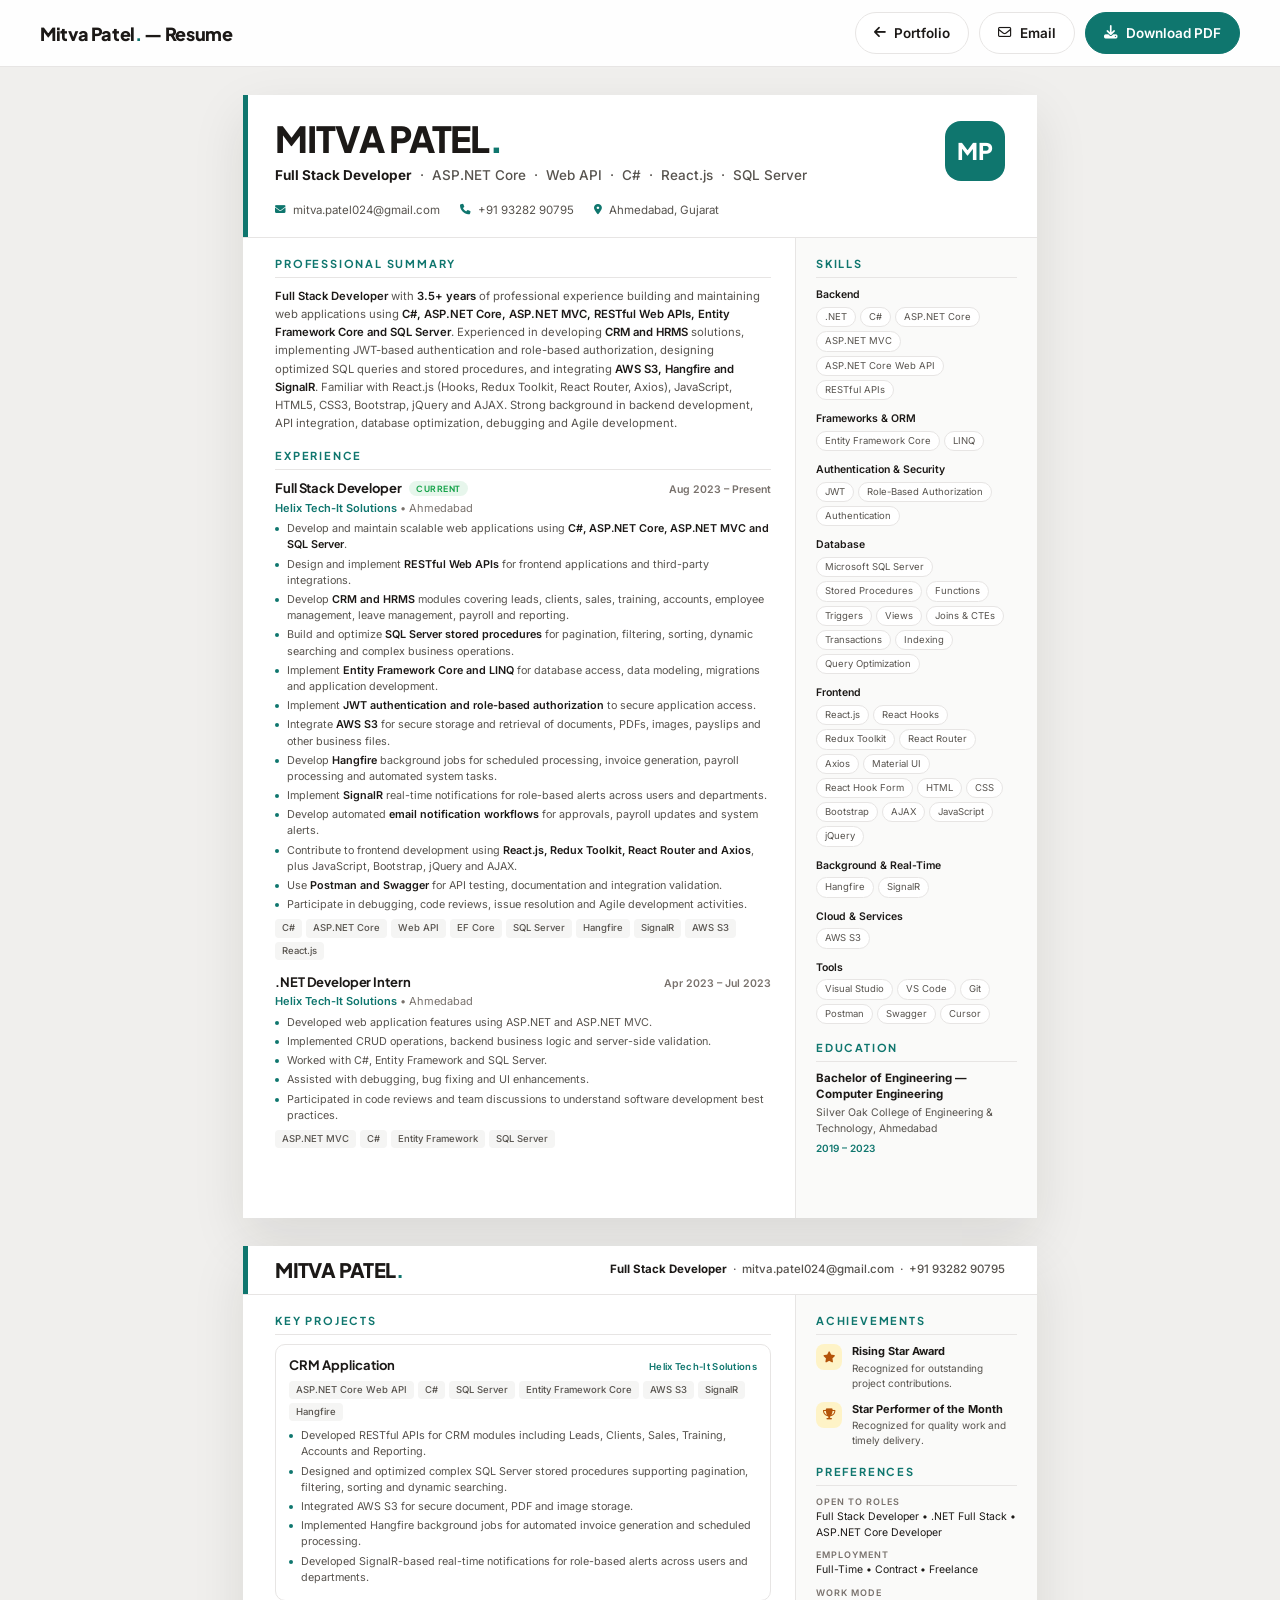
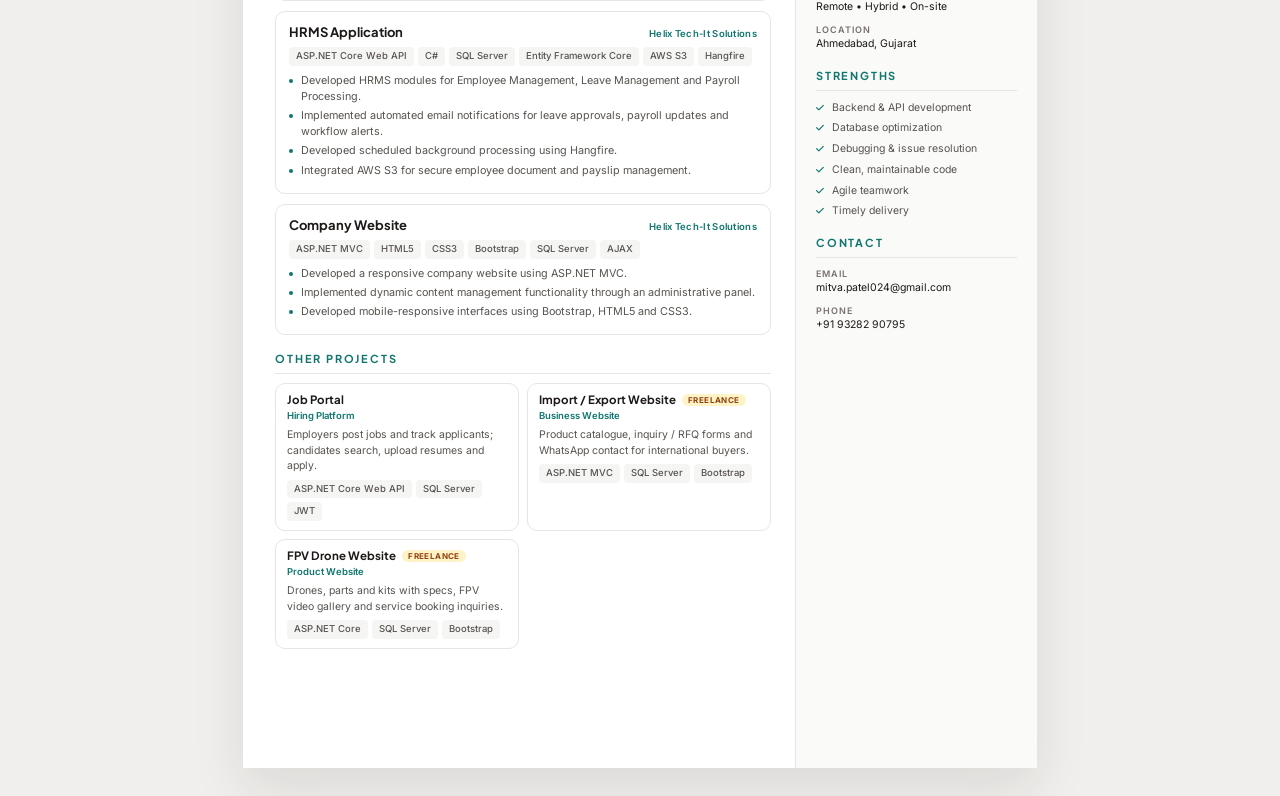
<file: resume.html>
<!DOCTYPE html>
<html lang="en">
<head>
    <meta charset="UTF-8">
    <meta name="viewport" content="width=device-width, initial-scale=1.0">
    <title>Mitva Patel — Resume | Full Stack Developer</title>
    <meta name="description" content="Resume of Mitva Patel — Full Stack Developer (C#, React.js, ASP.NET Core, Web API, EF Core, SQL Server, Hangfire, SignalR, AWS S3), Ahmedabad.">
    <link rel="icon" href="data:image/svg+xml,<svg xmlns='http://www.w3.org/2000/svg' viewBox='0 0 100 100'><rect width='100' height='100' rx='24' fill='%230f766e'/><text x='50' y='66' font-size='42' font-family='Arial' font-weight='700' text-anchor='middle' fill='%23fff'>MP</text></svg>">
    <link rel="preconnect" href="https://fonts.googleapis.com">
    <link rel="preconnect" href="https://fonts.gstatic.com" crossorigin>
    <link href="https://fonts.googleapis.com/css2?family=Plus+Jakarta+Sans:wght@600;700;800&family=Inter:wght@400;500;600;700&display=swap" rel="stylesheet">
    <link rel="stylesheet" href="https://cdnjs.cloudflare.com/ajax/libs/font-awesome/6.5.2/css/all.min.css">
    <style>
        :root {
            --accent: #0f766e;
            --accent-soft: rgba(15, 118, 110, 0.08);
            --text: #1c1917;
            --muted: #57534e;
            --dim: #78716c;
            --border: #e7e5e4;
            --side: #fafaf9;
            --green: #16a34a;
        }
        * { margin: 0; padding: 0; box-sizing: border-box; }
        body {
            font-family: "Inter", -apple-system, sans-serif; color: var(--text);
            background: #f0efed; line-height: 1.5; -webkit-font-smoothing: antialiased;
        }
        a { color: inherit; text-decoration: none; }
        h1, h2, h4 { font-family: "Plus Jakarta Sans", "Inter", sans-serif; }

        /* ---------- toolbar ---------- */
        .toolbar {
            position: sticky; top: 0; z-index: 10;
            display: flex; justify-content: space-between; align-items: center; gap: 12px; flex-wrap: wrap;
            padding: 12px clamp(16px, 4vw, 40px);
            background: rgba(255, 255, 255, 0.92); backdrop-filter: blur(10px);
            border-bottom: 1px solid var(--border);
        }
        .toolbar-title { font-family: "Plus Jakarta Sans", sans-serif; font-size: 18px; font-weight: 800; letter-spacing: -0.02em; }
        .toolbar-title span { color: var(--accent); }
        .toolbar-actions { display: flex; gap: 10px; flex-wrap: wrap; }
        .tb-btn {
            display: inline-flex; align-items: center; gap: 8px;
            padding: 10px 18px; border-radius: 999px; border: 1px solid var(--border);
            font-size: 13.5px; font-weight: 600; cursor: pointer; background: #fff; color: var(--text);
            font-family: inherit; transition: transform .2s, border-color .2s, background .2s;
        }
        .tb-btn:hover { transform: translateY(-2px); border-color: var(--dim); }
        .tb-btn.primary { border-color: var(--accent); color: #fff; background: var(--accent); }
        .tb-btn.primary:hover { background: #115e59; }

        /* ---------- page ---------- */
        .page {
            width: 210mm; height: 297mm; margin: 28px auto; overflow: hidden;
            background: #fff; box-shadow: 0 20px 50px rgba(28, 25, 23, 0.1);
            display: flex; flex-direction: column;
        }

        /* ---------- header ---------- */
        .header { padding: 26px 32px 18px; border-bottom: 1px solid var(--border); position: relative; }
        .header::before { content: ""; position: absolute; left: 0; top: 0; bottom: 0; width: 5px; background: var(--accent); }
        .head-top { display: flex; justify-content: space-between; align-items: flex-start; gap: 20px; }
        .name { font-size: 36px; font-weight: 800; letter-spacing: -0.03em; line-height: 1; }
        .name span { color: var(--accent); }
        .title { font-size: 13.5px; font-weight: 500; color: var(--muted); margin-top: 8px; }
        .title b { color: var(--text); font-weight: 700; }
        .monogram {
            width: 60px; height: 60px; flex-shrink: 0; border-radius: 16px; display: grid; place-items: center;
            font-family: "Plus Jakarta Sans", sans-serif; font-size: 23px; font-weight: 800; color: #fff; background: var(--accent);
        }
        .contact-bar { display: flex; flex-wrap: wrap; gap: 7px 20px; margin-top: 16px; }
        .contact-bar a, .contact-bar span { display: inline-flex; align-items: center; gap: 7px; font-size: 11.5px; color: var(--muted); }
        .contact-bar i { color: var(--accent); font-size: 10.5px; }

        .header.mini { padding: 14px 32px; }
        .header.mini .head-top { align-items: center; }
        .header.mini .name { font-size: 20px; }
        .header.mini .title { margin-top: 0; font-size: 11.5px; }

        /* ---------- body layout ---------- */
        .body { flex: 1; display: grid; grid-template-columns: 1fr 64mm; }
        .main { padding: 18px 24px 20px 32px; }
        .side { background: var(--side); border-left: 1px solid var(--border); padding: 18px 20px 20px; }

        .sec-title {
            font-size: 11px; font-weight: 700; letter-spacing: 1.8px; text-transform: uppercase; color: var(--accent);
            margin: 16px 0 9px; padding-bottom: 5px; border-bottom: 1px solid var(--border);
        }
        .sec-title:first-child { margin-top: 0; }

        .summary { font-size: 11.3px; color: var(--muted); line-height: 1.6; }
        .summary strong { color: var(--text); font-weight: 600; }

        /* ---------- experience ---------- */
        .job { margin-bottom: 13px; }
        .job:last-child { margin-bottom: 0; }
        .job-head { display: flex; justify-content: space-between; align-items: baseline; gap: 10px; flex-wrap: wrap; }
        .job-head h4 { font-size: 13px; font-weight: 700; letter-spacing: -0.01em; }
        .period { font-size: 10.5px; font-weight: 600; color: var(--dim); white-space: nowrap; }
        .company { font-size: 11px; color: var(--accent); font-weight: 600; margin: 1px 0 5px; }
        .company span { color: var(--dim); font-weight: 400; }
        .current { font-size: 8.5px; font-weight: 700; letter-spacing: .5px; color: var(--green); background: rgba(22, 163, 74, .1); padding: 2px 7px; border-radius: 20px; margin-left: 6px; vertical-align: middle; }
        .points { list-style: none; }
        .points li { position: relative; padding-left: 12px; font-size: 10.8px; color: var(--muted); margin-bottom: 3px; line-height: 1.5; }
        .points li::before { content: ""; position: absolute; left: 0; top: 6px; width: 4px; height: 4px; border-radius: 50%; background: var(--accent); }
        .points li b { color: var(--text); font-weight: 600; }
        .tech { display: flex; flex-wrap: wrap; gap: 4px; margin-top: 6px; }
        .tech span { font-size: 9.5px; padding: 2px 7px; border-radius: 4px; background: #f5f5f4; color: var(--muted); font-weight: 500; }

        /* ---------- projects ---------- */
        .kproject { padding: 11px 13px; border: 1px solid var(--border); border-radius: 10px; margin-bottom: 10px; }
        .kproject-head { display: flex; justify-content: space-between; align-items: baseline; gap: 10px; flex-wrap: wrap; }
        .kproject h4 { font-size: 13px; font-weight: 700; }
        .kproject small { font-size: 9.5px; color: var(--accent); font-weight: 600; letter-spacing: .3px; }
        .kproject .tech { margin: 5px 0 7px; }
        .projects { display: grid; grid-template-columns: 1fr 1fr; gap: 8px; }
        .project { padding: 9px 11px; border: 1px solid var(--border); border-radius: 10px; }
        .project h4 { font-size: 11.5px; font-weight: 700; line-height: 1.3; }
        .project small { display: block; font-size: 9.5px; color: var(--accent); font-weight: 600; margin-top: 1px; }
        .project p { font-size: 10.5px; color: var(--muted); margin: 4px 0 5px; }
        .tag-freelance { font-family: "Inter", sans-serif; font-size: 8px; font-weight: 700; letter-spacing: .4px; text-transform: uppercase; color: #92400e; background: #fef3c7; padding: 1px 6px; border-radius: 20px; margin-left: 4px; vertical-align: middle; }

        /* ---------- sidebar ---------- */
        .skill-group { margin-bottom: 11px; }
        .skill-group strong { display: block; font-size: 10.5px; font-weight: 600; margin-bottom: 4px; }
        .chips { display: flex; flex-wrap: wrap; gap: 4px; }
        .chip { font-size: 9.5px; padding: 2px 8px; border-radius: 20px; background: #fff; border: 1px solid var(--border); color: var(--muted); }

        .edu strong { display: block; font-size: 11.5px; color: var(--text); line-height: 1.35; }
        .edu span { display: block; font-size: 10.5px; color: var(--muted); margin-top: 3px; }
        .edu em { display: block; font-style: normal; font-size: 10px; color: var(--accent); font-weight: 600; margin-top: 4px; }

        .award { display: flex; gap: 10px; margin-bottom: 11px; }
        .award i { width: 26px; height: 26px; flex-shrink: 0; display: grid; place-items: center; border-radius: 8px; background: #fef3c7; color: #b45309; font-size: 11px; }
        .award strong { display: block; font-size: 11px; line-height: 1.3; }
        .award span { display: block; font-size: 10px; color: var(--muted); margin-top: 2px; }

        .pref { list-style: none; }
        .pref li { font-size: 10.5px; color: var(--text); margin-bottom: 8px; }
        .pref li b { display: block; font-size: 9px; letter-spacing: 1px; color: var(--dim); font-weight: 600; text-transform: uppercase; }

        .plain-list { list-style: none; }
        .plain-list li { position: relative; padding-left: 16px; font-size: 10.5px; color: var(--muted); margin-bottom: 5px; }
        .plain-list li i { position: absolute; left: 0; top: 3px; font-size: 9px; color: var(--accent); }

        @media (max-width: 860px) {
            .page { width: auto; height: auto; min-height: 0; margin: 16px; }
            .body { grid-template-columns: 1fr; }
            .side { border-left: none; border-top: 1px solid var(--border); }
            .projects { grid-template-columns: 1fr; }
            .name { font-size: 30px; }
        }

        @page { size: A4; margin: 0; }
        @media print {
            body { background: #fff; }
            .toolbar { display: none; }
            .page { margin: 0; box-shadow: none; width: 210mm; height: 297mm; break-after: page; }
            .page:last-child { break-after: auto; }
            .body { grid-template-columns: 1fr 64mm; }
            .projects { grid-template-columns: 1fr 1fr; }
            * { -webkit-print-color-adjust: exact; print-color-adjust: exact; }
        }
    </style>
</head>
<body>

    <div class="toolbar">
        <div class="toolbar-title">Mitva Patel<span>.</span> — Resume</div>
        <div class="toolbar-actions">
            <a href="index.html" class="tb-btn"><i class="fa-solid fa-arrow-left"></i> Portfolio</a>
            <a href="mailto:mitva.patel024@gmail.com" class="tb-btn"><i class="fa-regular fa-envelope"></i> Email</a>
            <button class="tb-btn primary" onclick="window.print()"><i class="fa-solid fa-download"></i> Download PDF</button>
        </div>
    </div>

    <!-- ================= PAGE 1 ================= -->
    <main class="page">
        <header class="header">
            <div class="head-top">
                <div>
                    <h1 class="name">MITVA PATEL<span>.</span></h1>
                    <p class="title"><b>Full Stack Developer</b> &nbsp;·&nbsp; ASP.NET Core &nbsp;·&nbsp; Web API &nbsp;·&nbsp; C# &nbsp;·&nbsp; React.js &nbsp;·&nbsp; SQL Server</p>
                </div>
                <div class="monogram">MP</div>
            </div>
            <div class="contact-bar">
                <a href="mailto:mitva.patel024@gmail.com"><i class="fa-solid fa-envelope"></i>mitva.patel024@gmail.com</a>
                <a href="tel:+919328290795"><i class="fa-solid fa-phone"></i>+91 93282 90795</a>
                <span><i class="fa-solid fa-location-dot"></i>Ahmedabad, Gujarat</span>
            </div>
        </header>

        <div class="body">
            <section class="main">
                <h2 class="sec-title">Professional Summary</h2>
                <p class="summary">
                    <strong>Full Stack Developer</strong> with <strong>3.5+ years</strong> of professional experience building and maintaining web
                    applications using <strong>C#, ASP.NET Core, ASP.NET MVC, RESTful Web APIs, Entity Framework Core and SQL Server</strong>.
                    Experienced in developing <strong>CRM and HRMS</strong> solutions, implementing JWT-based authentication and role-based
                    authorization, designing optimized SQL queries and stored procedures, and integrating <strong>AWS S3, Hangfire and
                    SignalR</strong>. Familiar with React.js (Hooks, Redux Toolkit, React Router, Axios), JavaScript, HTML5, CSS3, Bootstrap, jQuery and AJAX. Strong background in
                    backend development, API integration, database optimization, debugging and Agile development.
                </p>

                <h2 class="sec-title">Experience</h2>

                <div class="job">
                    <div class="job-head">
                        <h4>Full Stack Developer <span class="current">CURRENT</span></h4>
                        <span class="period">Aug 2023 – Present</span>
                    </div>
                    <div class="company">Helix Tech-It Solutions <span>• Ahmedabad</span></div>
                    <ul class="points">
                        <li>Develop and maintain scalable web applications using <b>C#, ASP.NET Core, ASP.NET MVC and SQL Server</b>.</li>
                        <li>Design and implement <b>RESTful Web APIs</b> for frontend applications and third-party integrations.</li>
                        <li>Develop <b>CRM and HRMS</b> modules covering leads, clients, sales, training, accounts, employee management, leave management, payroll and reporting.</li>
                        <li>Build and optimize <b>SQL Server stored procedures</b> for pagination, filtering, sorting, dynamic searching and complex business operations.</li>
                        <li>Implement <b>Entity Framework Core and LINQ</b> for database access, data modeling, migrations and application development.</li>
                        <li>Implement <b>JWT authentication and role-based authorization</b> to secure application access.</li>
                        <li>Integrate <b>AWS S3</b> for secure storage and retrieval of documents, PDFs, images, payslips and other business files.</li>
                        <li>Develop <b>Hangfire</b> background jobs for scheduled processing, invoice generation, payroll processing and automated system tasks.</li>
                        <li>Implement <b>SignalR</b> real-time notifications for role-based alerts across users and departments.</li>
                        <li>Develop automated <b>email notification workflows</b> for approvals, payroll updates and system alerts.</li>
                        <li>Contribute to frontend development using <b>React.js, Redux Toolkit, React Router and Axios</b>, plus JavaScript, Bootstrap, jQuery and AJAX.</li>
                        <li>Use <b>Postman and Swagger</b> for API testing, documentation and integration validation.</li>
                        <li>Participate in debugging, code reviews, issue resolution and Agile development activities.</li>
                    </ul>
                    <div class="tech"><span>C#</span><span>ASP.NET Core</span><span>Web API</span><span>EF Core</span><span>SQL Server</span><span>Hangfire</span><span>SignalR</span><span>AWS S3</span><span>React.js</span></div>
                </div>

                <div class="job">
                    <div class="job-head">
                        <h4>.NET Developer Intern</h4>
                        <span class="period">Apr 2023 – Jul 2023</span>
                    </div>
                    <div class="company">Helix Tech-It Solutions <span>• Ahmedabad</span></div>
                    <ul class="points">
                        <li>Developed web application features using ASP.NET and ASP.NET MVC.</li>
                        <li>Implemented CRUD operations, backend business logic and server-side validation.</li>
                        <li>Worked with C#, Entity Framework and SQL Server.</li>
                        <li>Assisted with debugging, bug fixing and UI enhancements.</li>
                        <li>Participated in code reviews and team discussions to understand software development best practices.</li>
                    </ul>
                    <div class="tech"><span>ASP.NET MVC</span><span>C#</span><span>Entity Framework</span><span>SQL Server</span></div>
                </div>
            </section>

            <aside class="side">
                <h2 class="sec-title">Skills</h2>
                <div class="skill-group">
                    <strong>Backend</strong>
                    <div class="chips">
                        <span class="chip">.NET</span><span class="chip">C#</span><span class="chip">ASP.NET Core</span><span class="chip">ASP.NET MVC</span>
                        <span class="chip">ASP.NET Core Web API</span><span class="chip">RESTful APIs</span>
                    </div>
                </div>
                <div class="skill-group">
                    <strong>Frameworks &amp; ORM</strong>
                    <div class="chips"><span class="chip">Entity Framework Core</span><span class="chip">LINQ</span></div>
                </div>
                <div class="skill-group">
                    <strong>Authentication &amp; Security</strong>
                    <div class="chips"><span class="chip">JWT</span><span class="chip">Role-Based Authorization</span><span class="chip">Authentication</span></div>
                </div>
                <div class="skill-group">
                    <strong>Database</strong>
                    <div class="chips">
                        <span class="chip">Microsoft SQL Server</span><span class="chip">Stored Procedures</span><span class="chip">Functions</span>
                        <span class="chip">Triggers</span><span class="chip">Views</span><span class="chip">Joins &amp; CTEs</span>
                        <span class="chip">Transactions</span><span class="chip">Indexing</span><span class="chip">Query Optimization</span>
                    </div>
                </div>
                <div class="skill-group">
                    <strong>Frontend</strong>
                    <div class="chips">
                        <span class="chip">React.js</span><span class="chip">React Hooks</span><span class="chip">Redux Toolkit</span>
                        <span class="chip">React Router</span><span class="chip">Axios</span><span class="chip">Material UI</span>
                        <span class="chip">React Hook Form</span><span class="chip">HTML</span><span class="chip">CSS</span><span class="chip">Bootstrap</span>
                        <span class="chip">AJAX</span><span class="chip">JavaScript</span><span class="chip">jQuery</span>
                    </div>
                </div>
                <div class="skill-group">
                    <strong>Background &amp; Real-Time</strong>
                    <div class="chips"><span class="chip">Hangfire</span><span class="chip">SignalR</span></div>
                </div>
                <div class="skill-group">
                    <strong>Cloud &amp; Services</strong>
                    <div class="chips"><span class="chip">AWS S3</span></div>
                </div>
                <div class="skill-group">
                    <strong>Tools</strong>
                    <div class="chips">
                        <span class="chip">Visual Studio</span><span class="chip">VS Code</span><span class="chip">Git</span>
                        <span class="chip">Postman</span><span class="chip">Swagger</span><span class="chip">Cursor</span>
                    </div>
                </div>

                <h2 class="sec-title">Education</h2>
                <div class="edu">
                    <strong>Bachelor of Engineering — Computer Engineering</strong>
                    <span>Silver Oak College of Engineering &amp; Technology, Ahmedabad</span>
                    <em>2019 – 2023</em>
                </div>
            </aside>
        </div>
    </main>

    <!-- ================= PAGE 2 ================= -->
    <main class="page">
        <header class="header mini">
            <div class="head-top">
                <h1 class="name">MITVA PATEL<span>.</span></h1>
                <p class="title"><b>Full Stack Developer</b> &nbsp;·&nbsp; mitva.patel024@gmail.com &nbsp;·&nbsp; +91 93282 90795</p>
            </div>
        </header>

        <div class="body">
            <section class="main">
                <h2 class="sec-title">Key Projects</h2>

                <div class="kproject">
                    <div class="kproject-head">
                        <h4>CRM Application</h4>
                        <small>Helix Tech-It Solutions</small>
                    </div>
                    <div class="tech"><span>ASP.NET Core Web API</span><span>C#</span><span>SQL Server</span><span>Entity Framework Core</span><span>AWS S3</span><span>SignalR</span><span>Hangfire</span></div>
                    <ul class="points">
                        <li>Developed RESTful APIs for CRM modules including Leads, Clients, Sales, Training, Accounts and Reporting.</li>
                        <li>Designed and optimized complex SQL Server stored procedures supporting pagination, filtering, sorting and dynamic searching.</li>
                        <li>Integrated AWS S3 for secure document, PDF and image storage.</li>
                        <li>Implemented Hangfire background jobs for automated invoice generation and scheduled processing.</li>
                        <li>Developed SignalR-based real-time notifications for role-based alerts across users and departments.</li>
                    </ul>
                </div>

                <div class="kproject">
                    <div class="kproject-head">
                        <h4>HRMS Application</h4>
                        <small>Helix Tech-It Solutions</small>
                    </div>
                    <div class="tech"><span>ASP.NET Core Web API</span><span>C#</span><span>SQL Server</span><span>Entity Framework Core</span><span>AWS S3</span><span>Hangfire</span></div>
                    <ul class="points">
                        <li>Developed HRMS modules for Employee Management, Leave Management and Payroll Processing.</li>
                        <li>Implemented automated email notifications for leave approvals, payroll updates and workflow alerts.</li>
                        <li>Developed scheduled background processing using Hangfire.</li>
                        <li>Integrated AWS S3 for secure employee document and payslip management.</li>
                    </ul>
                </div>

                <div class="kproject">
                    <div class="kproject-head">
                        <h4>Company Website</h4>
                        <small>Helix Tech-It Solutions</small>
                    </div>
                    <div class="tech"><span>ASP.NET MVC</span><span>HTML5</span><span>CSS3</span><span>Bootstrap</span><span>SQL Server</span><span>AJAX</span></div>
                    <ul class="points">
                        <li>Developed a responsive company website using ASP.NET MVC.</li>
                        <li>Implemented dynamic content management functionality through an administrative panel.</li>
                        <li>Developed mobile-responsive interfaces using Bootstrap, HTML5 and CSS3.</li>
                    </ul>
                </div>

                <h2 class="sec-title">Other Projects</h2>
                <div class="projects">
                    <div class="project">
                        <h4>Job Portal</h4>
                        <small>Hiring Platform</small>
                        <p>Employers post jobs and track applicants; candidates search, upload resumes and apply.</p>
                        <div class="tech"><span>ASP.NET Core Web API</span><span>SQL Server</span><span>JWT</span></div>
                    </div>
                    <div class="project">
                        <h4>Import / Export Website <span class="tag-freelance">Freelance</span></h4>
                        <small>Business Website</small>
                        <p>Product catalogue, inquiry / RFQ forms and WhatsApp contact for international buyers.</p>
                        <div class="tech"><span>ASP.NET MVC</span><span>SQL Server</span><span>Bootstrap</span></div>
                    </div>
                    <div class="project">
                        <h4>FPV Drone Website <span class="tag-freelance">Freelance</span></h4>
                        <small>Product Website</small>
                        <p>Drones, parts and kits with specs, FPV video gallery and service booking inquiries.</p>
                        <div class="tech"><span>ASP.NET Core</span><span>SQL Server</span><span>Bootstrap</span></div>
                    </div>
                </div>
            </section>

            <aside class="side">
                <h2 class="sec-title">Achievements</h2>
                <div class="award">
                    <i class="fa-solid fa-star"></i>
                    <div><strong>Rising Star Award</strong><span>Recognized for outstanding project contributions.</span></div>
                </div>
                <div class="award">
                    <i class="fa-solid fa-trophy"></i>
                    <div><strong>Star Performer of the Month</strong><span>Recognized for quality work and timely delivery.</span></div>
                </div>

                <h2 class="sec-title">Preferences</h2>
                <ul class="pref">
                    <li><b>Open to roles</b>Full Stack Developer • .NET Full Stack • ASP.NET Core Developer</li>
                    <li><b>Employment</b>Full-Time • Contract • Freelance</li>
                    <li><b>Work mode</b>Remote • Hybrid • On-site</li>
                    <li><b>Location</b>Ahmedabad, Gujarat</li>
                </ul>

                <h2 class="sec-title">Strengths</h2>
                <ul class="plain-list">
                    <li><i class="fa-solid fa-check"></i>Backend &amp; API development</li>
                    <li><i class="fa-solid fa-check"></i>Database optimization</li>
                    <li><i class="fa-solid fa-check"></i>Debugging &amp; issue resolution</li>
                    <li><i class="fa-solid fa-check"></i>Clean, maintainable code</li>
                    <li><i class="fa-solid fa-check"></i>Agile teamwork</li>
                    <li><i class="fa-solid fa-check"></i>Timely delivery</li>
                </ul>

                <h2 class="sec-title">Contact</h2>
                <ul class="pref">
                    <li><b>Email</b>mitva.patel024@gmail.com</li>
                    <li><b>Phone</b>+91 93282 90795</li>
                </ul>
            </aside>
        </div>
    </main>

</body>
</html>
</file>
